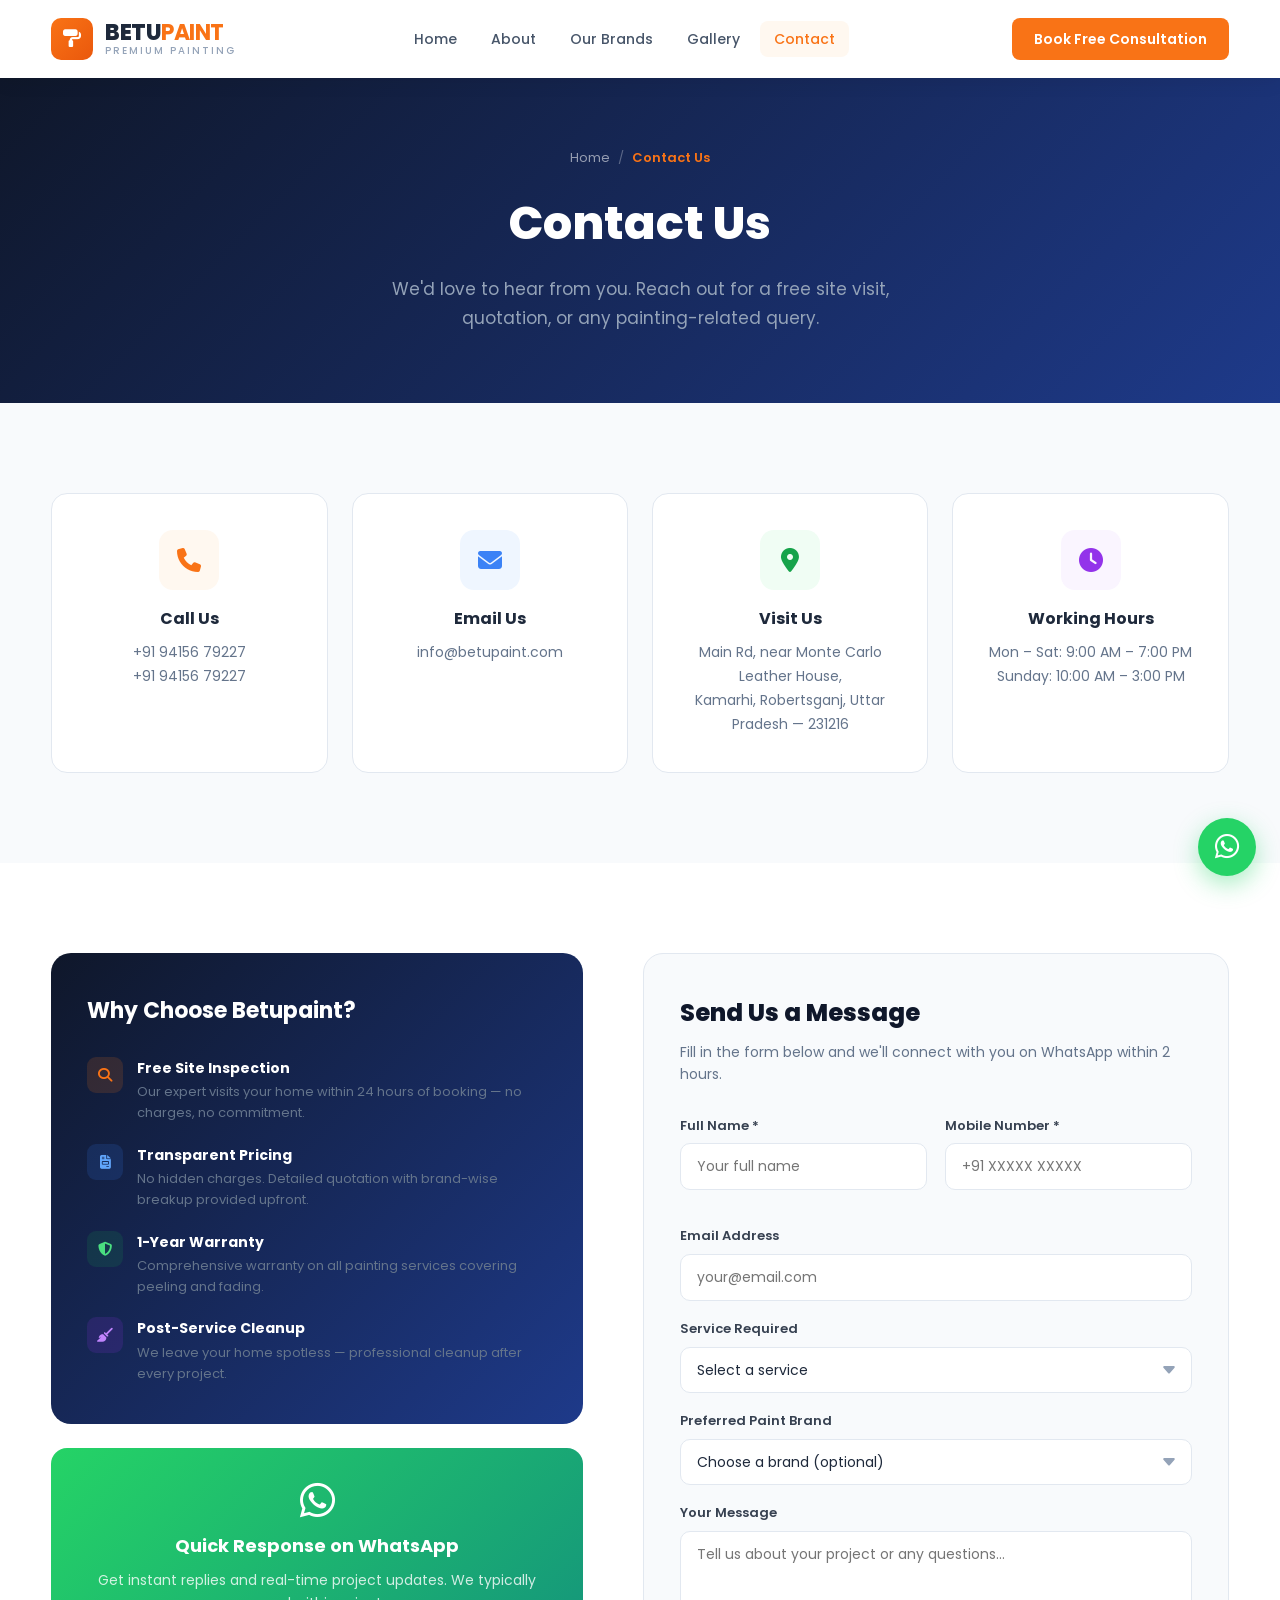
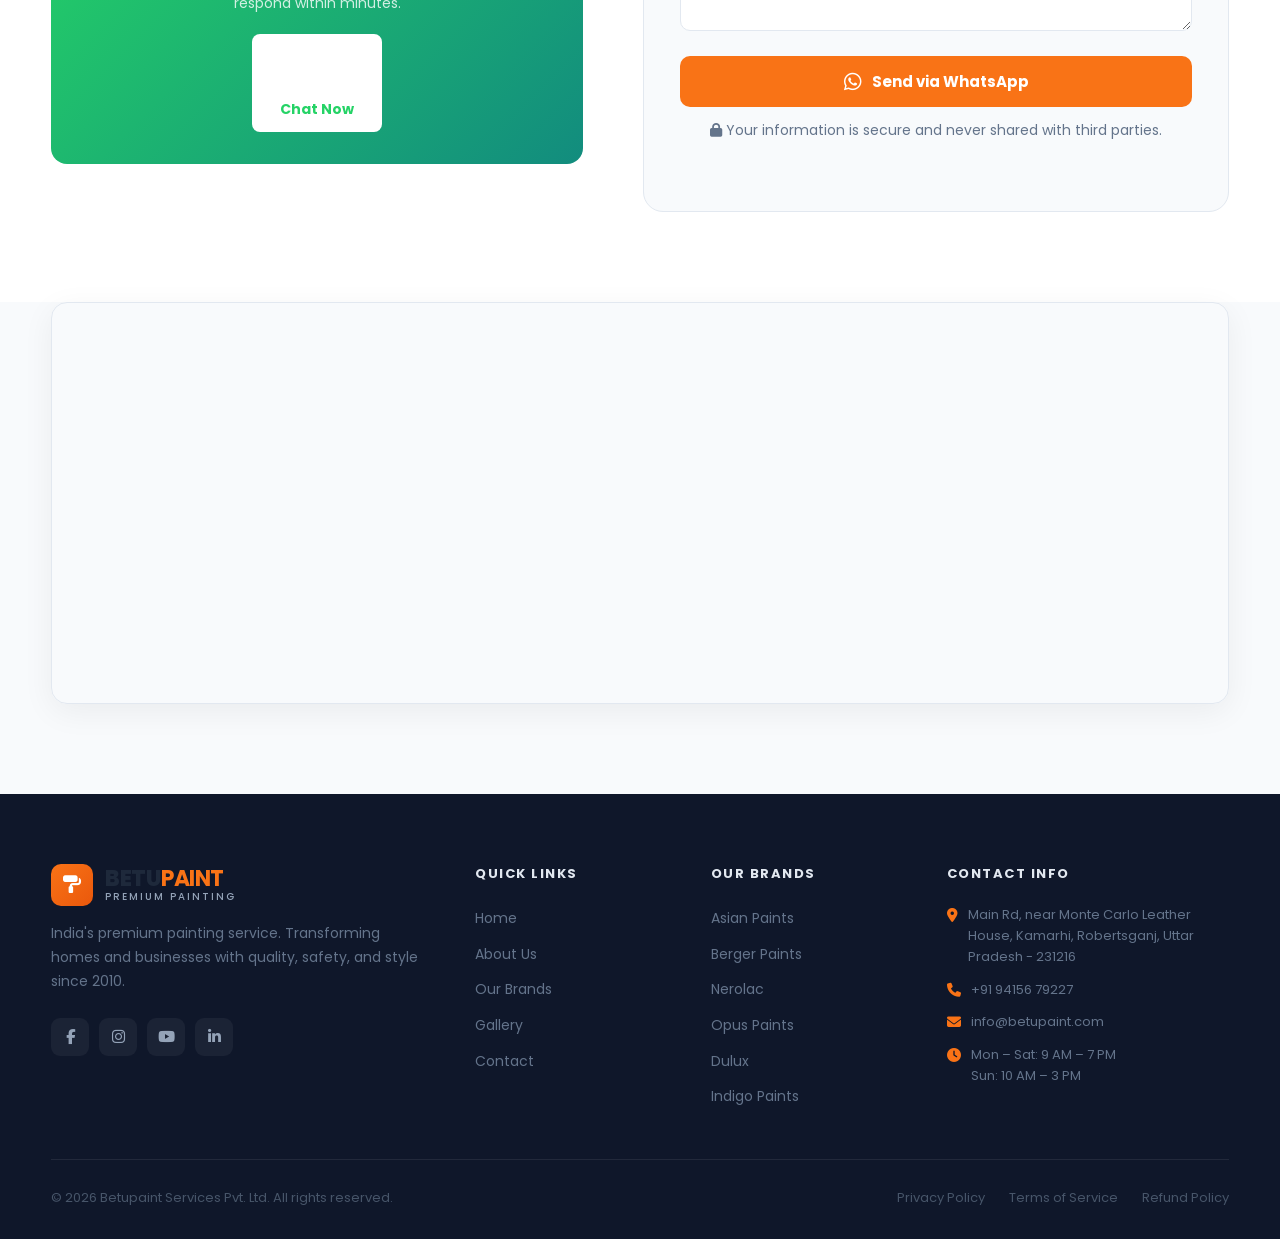
<file: contact.html>
<!DOCTYPE html>
<html lang="en">
<head>
    <meta charset="UTF-8">
    <meta name="color-scheme" content="light">
    <meta name="viewport" content="width=device-width, initial-scale=1.0">
    <title>Betupaint | Contact Us</title>
    <link rel="stylesheet" href="https://cdnjs.cloudflare.com/ajax/libs/font-awesome/6.5.0/css/all.min.css">
    <link href="https://fonts.googleapis.com/css2?family=Poppins:wght@300;400;500;600;700;800;900&display=swap" rel="stylesheet">
    <link rel="stylesheet" href="css/style.css">
</head>
<body>

<!-- ===== HEADER ===== -->
<header>
    <div class="container">
        <nav>
            <a href="index.html" class="logo">
                <div class="logo-icon"><i class="fas fa-paint-roller"></i></div>
                <div class="logo-text">
                    <span>BETU<b>PAINT</b></span>
                    <small>Premium Painting</small>
                </div>
            </a>
            <ul class="nav-links">
                <li><a href="index.html">Home</a></li>
                <li><a href="about.html">About</a></li>
                <li><a href="index.html#brands">Our Brands</a></li>
                <li><a href="index.html#gallery">Gallery</a></li>
                <li><a href="contact.html" class="active">Contact</a></li>
            </ul>
            <a href="#form" class="nav-cta">Book Free Consultation</a>
            <button class="hamburger" onclick="document.getElementById('mobileNav').classList.toggle('open')">
                <i class="fas fa-bars"></i>
            </button>
        </nav>
    </div>
    <div id="mobileNav" class="mobile-nav">
        <ul>
            <li><a href="index.html" onclick="closeMobileNav()">Home</a></li>
            <li><a href="about.html" onclick="closeMobileNav()">About</a></li>
            <li><a href="index.html#brands" onclick="closeMobileNav()">Our Brands</a></li>
            <li><a href="index.html#gallery" onclick="closeMobileNav()">Gallery</a></li>
            <li><a href="contact.html" onclick="closeMobileNav()">Contact</a></li>
        </ul>
    </div>
</header>

<!-- ===== PAGE HERO ===== -->
<div class="page-hero">
    <div class="container">
        <div class="breadcrumb">
            <a href="index.html">Home</a>
            <span>/</span>
            <span class="current">Contact Us</span>
        </div>
        <h1>Contact Us</h1>
        <p>We'd love to hear from you. Reach out for a free site visit, quotation, or any painting-related query.</p>
    </div>
</div>

<!-- ===== INFO CARDS ===== -->
<section class="info-cards">
    <div class="container">
        <div class="info-cards-grid">
            <div class="info-card">
                <div class="info-icon" style="background:#fff8f0;color:#f97316"><i class="fas fa-phone"></i></div>
                <h4>Call Us</h4>
                <a href="tel:+919415679227">+91 94156 79227</a>
                <a href="tel:+919415679227">+91 94156 79227</a>
            </div>
            <div class="info-card">
                <div class="info-icon" style="background:#eff6ff;color:#3b82f6"><i class="fas fa-envelope"></i></div>
                <h4>Email Us</h4>
                <a href="mailto:info@betupaint.com">info@betupaint.com</a>
            </div>
            <div class="info-card">
                <div class="info-icon" style="background:#f0fdf4;color:#16a34a"><i class="fas fa-map-marker-alt"></i></div>
                <h4>Visit Us</h4>
                <p>Main Rd, near Monte Carlo Leather House,</p>
                <p>Kamarhi, Robertsganj, Uttar Pradesh — 231216</p>
            </div>
            <div class="info-card">
                <div class="info-icon" style="background:#faf5ff;color:#9333ea"><i class="fas fa-clock"></i></div>
                <h4>Working Hours</h4>
                <p>Mon – Sat: 9:00 AM – 7:00 PM</p>
                <p>Sunday: 10:00 AM – 3:00 PM</p>
            </div>
        </div>
    </div>
</section>

<!-- ===== CONTACT FORM + WHY CHOOSE ===== -->
<section class="contact-main" id="form">
    <div class="container">
        <div class="contact-main-grid">

            <!-- Left: Why Choose + WhatsApp -->
            <div>
                <div class="why-card">
                    <h3>Why Choose Betupaint?</h3>
                    <div class="why-list">
                        <div class="why-item">
                            <div class="why-item-icon" style="background:rgba(249,115,22,0.15);color:#f97316"><i class="fas fa-search"></i></div>
                            <div>
                                <h5>Free Site Inspection</h5>
                                <p>Our expert visits your home within 24 hours of booking — no charges, no commitment.</p>
                            </div>
                        </div>
                        <div class="why-item">
                            <div class="why-item-icon" style="background:rgba(59,130,246,0.15);color:#60a5fa"><i class="fas fa-file-invoice"></i></div>
                            <div>
                                <h5>Transparent Pricing</h5>
                                <p>No hidden charges. Detailed quotation with brand-wise breakup provided upfront.</p>
                            </div>
                        </div>
                        <div class="why-item">
                            <div class="why-item-icon" style="background:rgba(22,163,74,0.15);color:#4ade80"><i class="fas fa-shield-alt"></i></div>
                            <div>
                                <h5>1-Year Warranty</h5>
                                <p>Comprehensive warranty on all painting services covering peeling and fading.</p>
                            </div>
                        </div>
                        <div class="why-item">
                            <div class="why-item-icon" style="background:rgba(147,51,234,0.15);color:#c084fc"><i class="fas fa-broom"></i></div>
                            <div>
                                <h5>Post-Service Cleanup</h5>
                                <p>We leave your home spotless — professional cleanup after every project.</p>
                            </div>
                        </div>
                    </div>
                </div>

                <div class="wa-card">
                    <i class="fab fa-whatsapp"></i>
                    <h4>Quick Response on WhatsApp</h4>
                    <p>Get instant replies and real-time project updates. We typically respond within minutes.</p>
                    <a href="https://wa.me/919415679227" target="_blank" class="wa-btn">
                        <i class="fab fa-whatsapp"></i> Chat Now
                    </a>
                </div>
            </div>

            <!-- Right: Form -->
            <div class="form-card">
                <h3>Send Us a Message</h3>
                <p>Fill in the form below and we'll connect with you on WhatsApp within 2 hours.</p>

                <div class="form-row">
                    <div class="form-group">
                        <label>Full Name *</label>
                        <input type="text" id="cName" placeholder="Your full name">
                    </div>
                    <div class="form-group">
                        <label>Mobile Number *</label>
                        <input type="tel" id="cMobile" placeholder="+91 XXXXX XXXXX">
                    </div>
                </div>
                <div class="form-group">
                    <label>Email Address</label>
                    <input type="email" id="cEmail" placeholder="your@email.com">
                </div>
                <div class="form-group">
                    <label>Service Required</label>
                    <select id="cService">
                        <option value="">Select a service</option>
                        <option value="Interior Painting">Interior Painting</option>
                        <option value="Exterior Painting">Exterior Painting</option>
                        <option value="Texture & Designer Walls">Texture & Designer Walls</option>
                        <option value="Waterproofing">Waterproofing</option>
                        <option value="Wood & Metal Painting">Wood & Metal Painting</option>
                        <option value="Color Consultation">Color Consultation</option>
                        <option value="General Inquiry">General Inquiry</option>
                    </select>
                </div>
                <div class="form-group">
                    <label>Preferred Paint Brand</label>
                    <select id="cBrand">
                        <option value="">Choose a brand (optional)</option>
                        <option>Asian Paints</option>
                        <option>Berger Paints</option>
                        <option>Nerolac</option>
                        <option>Opus Paints</option>
                        <option>Dulux</option>
                        <option>Indigo Paints</option>
                    </select>
                </div>
                <div class="form-group">
                    <label>Your Message</label>
                    <textarea id="cMessage" placeholder="Tell us about your project or any questions..."></textarea>
                </div>
                <button class="form-submit" onclick="sendWhatsApp()">
                    <i class="fab fa-whatsapp" style="font-size:20px"></i>
                    Send via WhatsApp
                </button>
                <p class="form-note"><i class="fas fa-lock"></i> Your information is secure and never shared with third parties.</p>
            </div>

        </div>
    </div>
</section>

<!-- ===== MAP ===== -->
<div class="map-section">
    <div class="container">
        <div class="map-inner">
            <iframe src="https://maps.google.com/maps?q=Main+Rd+near+Monte+Carlo+Leather+House+Kamarhi+Robertsganj+Uttar+Pradesh+231216&output=embed" allowfullscreen="" loading="lazy"></iframe>
        </div>
    </div>
</div>

<!-- ===== FOOTER ===== -->
<footer>
    <div class="container">
        <div class="footer-grid">
            <div class="footer-brand">
                <a href="index.html" class="logo">
                    <div class="logo-icon"><i class="fas fa-paint-roller"></i></div>
                    <div class="logo-text">
                        <span>BETU<b>PAINT</b></span>
                        <small>Premium Painting</small>
                    </div>
                </a>
                <p>India's premium painting service. Transforming homes and businesses with quality, safety, and style since 2010.</p>
                <div class="social-links">
                    <a href="#" title="Facebook"><i class="fab fa-facebook-f"></i></a>
                    <a href="#" title="Instagram"><i class="fab fa-instagram"></i></a>
                    <a href="#" title="YouTube"><i class="fab fa-youtube"></i></a>
                    <a href="#" title="LinkedIn"><i class="fab fa-linkedin-in"></i></a>
                </div>
            </div>
            <div class="footer-col">
                <h4>Quick Links</h4>
                <ul>
                    <li><a href="index.html">Home</a></li>
                    <li><a href="about.html">About Us</a></li>
                    <li><a href="index.html#brands">Our Brands</a></li>
                    <li><a href="index.html#gallery">Gallery</a></li>
                    <li><a href="contact.html">Contact</a></li>
                </ul>
            </div>
            <div class="footer-col">
                <h4>Our Brands</h4>
                <ul>
                    <li><a href="index.html#brands">Asian Paints</a></li>
                    <li><a href="index.html#brands">Berger Paints</a></li>
                    <li><a href="index.html#brands">Nerolac</a></li>
                    <li><a href="index.html#brands">Opus Paints</a></li>
                    <li><a href="index.html#brands">Dulux</a></li>
                    <li><a href="index.html#brands">Indigo Paints</a></li>
                </ul>
            </div>
            <div class="footer-col">
                <h4>Contact Info</h4>
                <div class="footer-contact-items">
                    <div class="footer-contact-item"><i class="fas fa-map-marker-alt"></i><span>Main Rd, near Monte Carlo Leather House, Kamarhi, Robertsganj, Uttar Pradesh - 231216</span></div>
                    <div class="footer-contact-item"><i class="fas fa-phone"></i><span>+91 94156 79227</span></div>
                    <div class="footer-contact-item"><i class="fas fa-envelope"></i><span>info@betupaint.com</span></div>
                    <div class="footer-contact-item"><i class="fas fa-clock"></i><span>Mon – Sat: 9 AM – 7 PM<br>Sun: 10 AM – 3 PM</span></div>
                </div>
            </div>
        </div>
        <div class="footer-bottom">
            <p>&copy; 2026 Betupaint Services Pvt. Ltd. All rights reserved.</p>
            <div class="footer-bottom-links">
                <a href="#">Privacy Policy</a>
                <a href="#">Terms of Service</a>
                <a href="#">Refund Policy</a>
            </div>
        </div>
    </div>
</footer>

<!-- ===== FLOATING WHATSAPP ===== -->
<a href="https://wa.me/919415679227" target="_blank" class="float-wa" title="Chat on WhatsApp">
    <i class="fab fa-whatsapp"></i>
</a>

<script>
    function closeMobileNav() {
        document.getElementById('mobileNav').classList.remove('open');
    }

    function sendWhatsApp() {
        const name    = document.getElementById('cName').value.trim();
        const mobile  = document.getElementById('cMobile').value.trim();
        const email   = document.getElementById('cEmail').value.trim();
        const service = document.getElementById('cService').value;
        const brand   = document.getElementById('cBrand').value;
        const message = document.getElementById('cMessage').value.trim();

        if (!name || !mobile) {
            alert('Please enter your name and mobile number.');
            return;
        }

        const number = '919415679227';
        const msg = `*BETUPAINT CONTACT INQUIRY*%0A` +
                    `----------------------------%0A` +
                    `*Name:* ${name}%0A` +
                    `*Mobile:* ${mobile}%0A` +
                    `*Email:* ${email || 'Not provided'}%0A` +
                    `*Service:* ${service || 'General Inquiry'}%0A` +
                    `*Brand:* ${brand || 'Not specified'}%0A` +
                    `*Message:* ${message || 'N/A'}%0A` +
                    `----------------------------%0A` +
                    `Please get in touch regarding the above.`;

        window.open(`https://wa.me/${number}?text=${msg}`, '_blank');
    }
</script>
</body>
</html>
</file>
<file: css/style.css>
/* =====================================================
   BETUPAINT — Global Design System
   Matches: index.html, about.html, contact.html, products.html
   Font: Poppins (Google Fonts)
   Colors:
     Primary text  : #1e293b / #0f172a
     Orange accent : #f97316
     Orange dark   : #ea580c
     Orange light  : #fff8f0
     Muted text    : #64748b / #94a3b8
     Border        : #e2e8f0
     Surface light : #f8fafc
     Dark bg       : #0f172a
===================================================== */

/* ── FORCE LIGHT MODE — block browser auto dark-mode ── */
:root {
    color-scheme: light;
}

/* ── RESET & BASE ── */
*, *::before, *::after {
    box-sizing: border-box;
    margin: 0;
    padding: 0;
}
html {
    scroll-behavior: smooth;
}
body {
    font-family: 'Poppins', sans-serif;
    background: #fff;
    color: #1e293b;
    overflow-x: hidden;
    line-height: 1.6;
}
a {
    text-decoration: none;
    color: inherit;
}
img {
    max-width: 100%;
    display: block;
}
ul {
    list-style: none;
}
button {
    cursor: pointer;
    font-family: 'Poppins', sans-serif;
}

/* ── LAYOUT ── */
.container {
    width: 92%;
    max-width: 1200px;
    margin: 0 auto;
}
section {
    padding: 90px 0;
}

/* ── TYPOGRAPHY HELPERS ── */
.section-label {
    display: inline-block;
    background: #fff8f0;
    color: #f97316;
    font-size: 11px;
    font-weight: 700;
    text-transform: uppercase;
    letter-spacing: 2px;
    padding: 6px 16px;
    border-radius: 100px;
    margin-bottom: 16px;
}
.section-title {
    font-size: 38px;
    font-weight: 800;
    color: #0f172a;
    margin-bottom: 14px;
    line-height: 1.2;
}
.section-subtitle {
    font-size: 16px;
    color: #64748b;
    line-height: 1.7;
}
.section-header {
    text-align: center;
    margin-bottom: 60px;
}
.section-header .section-subtitle {
    max-width: 580px;
    margin: 0 auto;
}

/* ── BUTTONS ── */
.btn-primary {
    background: #f97316;
    color: #fff;
    padding: 14px 32px;
    border-radius: 8px;
    font-size: 15px;
    font-weight: 600;
    display: inline-flex;
    align-items: center;
    gap: 8px;
    transition: all 0.25s;
    border: none;
}
.btn-primary:hover {
    background: #ea580c;
    transform: translateY(-2px);
    box-shadow: 0 8px 24px rgba(249,115,22,0.35);
    color: #fff;
}
.btn-secondary {
    background: transparent;
    color: #1e293b;
    border: 2px solid #e2e8f0;
    padding: 14px 32px;
    border-radius: 8px;
    font-size: 15px;
    font-weight: 600;
    display: inline-flex;
    align-items: center;
    gap: 8px;
    transition: all 0.25s;
}
.btn-secondary:hover {
    border-color: #f97316;
    color: #f97316;
}
.btn-outline {
    background: transparent;
    color: #fff;
    border: 2px solid rgba(255,255,255,0.3);
    padding: 14px 32px;
    border-radius: 8px;
    font-size: 15px;
    font-weight: 600;
    display: inline-flex;
    align-items: center;
    gap: 8px;
    transition: all 0.25s;
}
.btn-outline:hover {
    border-color: #f97316;
    color: #f97316;
}
.btn-whatsapp {
    background: #25d366;
    color: #fff;
    padding: 14px 32px;
    border-radius: 8px;
    font-size: 15px;
    font-weight: 700;
    display: inline-flex;
    align-items: center;
    gap: 10px;
    transition: all 0.2s;
}
.btn-whatsapp:hover {
    background: #128c7e;
    transform: translateY(-2px);
    color: #fff;
}
.btn-call {
    background: transparent;
    color: #fff;
    border: 2px solid rgba(255,255,255,0.3);
    padding: 14px 32px;
    border-radius: 8px;
    font-size: 15px;
    font-weight: 600;
    display: inline-flex;
    align-items: center;
    gap: 8px;
    transition: all 0.2s;
}
.btn-call:hover {
    border-color: #f97316;
    color: #f97316;
}

/* ── HEADER / NAVBAR ── */
header {
    background: #fff;
    box-shadow: 0 2px 20px rgba(0,0,0,0.08);
    position: sticky;
    top: 0;
    z-index: 100;
}
nav {
    display: flex;
    align-items: center;
    justify-content: space-between;
    padding: 18px 0;
}
.logo {
    display: flex;
    align-items: center;
    gap: 12px;
}
.logo-icon {
    width: 42px;
    height: 42px;
    background: linear-gradient(135deg, #f97316, #ea580c);
    border-radius: 10px;
    display: flex;
    align-items: center;
    justify-content: center;
    flex-shrink: 0;
}
.logo-icon i {
    color: #fff;
    font-size: 18px;
}
.logo-text {
    line-height: 1;
}
.logo-text span {
    font-size: 22px;
    font-weight: 800;
    color: #1e293b;
    letter-spacing: -0.5px;
}
.logo-text span b {
    color: #f97316;
}
.logo-text small {
    font-size: 10px;
    color: #94a3b8;
    text-transform: uppercase;
    letter-spacing: 2px;
    font-weight: 500;
    display: block;
    margin-top: 2px;
}
.nav-links {
    display: flex;
    align-items: center;
    gap: 6px;
    list-style: none;
}
.nav-links a {
    padding: 8px 14px;
    font-size: 14px;
    font-weight: 500;
    color: #475569;
    border-radius: 8px;
    transition: all 0.2s;
}
.nav-links a:hover,
.nav-links a.active {
    background: #fff8f0;
    color: #f97316;
}
.nav-cta {
    background: #f97316;
    color: #fff;
    padding: 10px 22px;
    border-radius: 8px;
    font-size: 14px;
    font-weight: 600;
    transition: all 0.2s;
}
.nav-cta:hover {
    background: #ea580c;
    color: #fff;
    transform: translateY(-1px);
}
.hamburger {
    display: none;
    background: none;
    border: none;
    cursor: pointer;
    font-size: 22px;
    color: #1e293b;
}

/* Mobile Nav */
.mobile-nav {
    display: none;
    background: #fff;
    border-top: 1px solid #f1f5f9;
    padding: 16px 0;
}
.mobile-nav.open {
    display: block;
}
.mobile-nav ul li a {
    display: block;
    padding: 12px 24px;
    font-size: 15px;
    font-weight: 500;
    color: #475569;
    border-bottom: 1px solid #f8fafc;
    transition: all 0.2s;
}
.mobile-nav ul li a:hover {
    color: #f97316;
    background: #fff8f0;
}

/* ── PAGE HERO (about / contact / products) ── */
.page-hero {
    background: linear-gradient(135deg, #0f172a 0%, #1e3a8a 100%);
    padding: 70px 0;
    text-align: center;
}
.page-hero h1 {
    font-size: 46px;
    font-weight: 800;
    color: #fff;
    margin-bottom: 14px;
}
.page-hero p {
    font-size: 17px;
    color: #94a3b8;
    max-width: 520px;
    margin: 0 auto;
    line-height: 1.7;
}
.breadcrumb {
    display: flex;
    align-items: center;
    justify-content: center;
    gap: 8px;
    margin-bottom: 18px;
}
.breadcrumb a {
    font-size: 13px;
    color: rgba(255,255,255,0.55);
    transition: color 0.2s;
}
.breadcrumb a:hover {
    color: #f97316;
}
.breadcrumb span {
    font-size: 13px;
    color: rgba(255,255,255,0.3);
}
.breadcrumb .current {
    font-size: 13px;
    color: #f97316;
    font-weight: 600;
}

/* ── HOME HERO (light — beautiful) ── */
.hero {
    background: #ffffff;
    padding: 70px 0 80px;
    position: relative;
    overflow: hidden;
    border-top: 4px solid #f97316;
    border-bottom: 1px solid #e2e8f0;
}
/* warm orange glow — top-left */
.hero::before {
    content: '';
    position: absolute;
    top: -220px;
    left: -180px;
    width: 700px;
    height: 700px;
    background: radial-gradient(circle, rgba(249,115,22,0.09) 0%, transparent 60%);
    pointer-events: none;
}
/* soft sky glow — bottom-right */
.hero::after {
    content: '';
    position: absolute;
    bottom: -200px;
    right: -140px;
    width: 640px;
    height: 640px;
    background: radial-gradient(circle, rgba(56,189,248,0.07) 0%, transparent 60%);
    pointer-events: none;
}
.hero-inner {
    display: grid;
    grid-template-columns: 1fr 1.2fr;
    gap: 50px;
    align-items: center;
    position: relative;
    z-index: 1;
}
/* ── badge ── */
.hero-badge {
    display: inline-flex;
    align-items: center;
    gap: 10px;
    background: linear-gradient(135deg, #fff8f0, #fff3e6);
    border: 1.5px solid #fcd9b0;
    color: #c2410c;
    font-size: 11px;
    font-weight: 700;
    text-transform: uppercase;
    letter-spacing: 2px;
    padding: 7px 20px;
    border-radius: 100px;
    margin-bottom: 24px;
    box-shadow: 0 2px 16px rgba(249,115,22,0.14);
}
.hero-badge span {
    width: 8px;
    height: 8px;
    background: #f97316;
    border-radius: 50%;
    box-shadow: 0 0 0 3px rgba(249,115,22,0.2);
    animation: pulse 2s infinite;
}
@keyframes pulse {
    0%, 100% { box-shadow: 0 0 0 3px rgba(249,115,22,0.22); }
    50%       { box-shadow: 0 0 0 7px rgba(249,115,22,0.06); }
}
/* ── heading ── */
.hero h1 {
    font-size: 50px;
    font-weight: 800;
    color: #0f172a;
    line-height: 1.13;
    margin-bottom: 20px;
    letter-spacing: -0.5px;
}
.hero h1 em {
    color: #f97316;
    font-style: normal;
    position: relative;
    display: inline-block;
}
/* orange brush-stroke underline */
.hero h1 em::after {
    content: '';
    position: absolute;
    bottom: -4px;
    left: 0;
    width: 100%;
    height: 4px;
    background: linear-gradient(90deg, #f97316, #fb923c, #fbbf24);
    border-radius: 3px;
}
/* ── paragraph ── */
.hero p {
    font-size: 16px;
    color: #64748b;
    line-height: 1.85;
    margin-bottom: 38px;
    max-width: 460px;
}
/* ── buttons ── */
.hero-btns {
    display: flex;
    gap: 14px;
    flex-wrap: wrap;
    margin-bottom: 48px;
}
/* ── stats card ── */
.hero-stats {
    display: flex;
    align-items: stretch;
    background: #f8fafc;
    border: 1.5px solid #e2e8f0;
    border-radius: 16px;
    padding: 20px 10px;
    box-shadow: 0 2px 12px rgba(0,0,0,0.04);
}
.hero-stats .stat {
    flex: 1;
    text-align: center;
    padding: 0 14px;
}
.hero-stats .stat strong {
    display: block;
    font-size: 26px;
    font-weight: 800;
    color: #0f172a;
    line-height: 1;
    margin-bottom: 5px;
}
.hero-stats .stat span {
    font-size: 10px;
    color: #94a3b8;
    text-transform: uppercase;
    letter-spacing: 1.2px;
    display: block;
}
.hero-stats .divider {
    width: 1px;
    background: #e2e8f0;
    flex-shrink: 0;
    align-self: stretch;
}
/* ── image frame ── */
.hero-img {
    position: relative;
    background: linear-gradient(145deg, #fff8f0, #fef0d8, #fff);
    border-radius: 24px;
    padding: 14px;
    box-shadow:
        0 4px 24px rgba(249,115,22,0.18),
        0 20px 60px rgba(0,0,0,0.08);
    width: 100%;
    height: auto;
}
/* corner accent dot */
.hero-img::before {
    content: '';
    position: absolute;
    top: -10px;
    right: -10px;
    width: 60px;
    height: 60px;
    background: radial-gradient(circle, rgba(249,115,22,0.22) 0%, transparent 65%);
    pointer-events: none;
}
.hero-img img {
    width: 100%;
    height: 520px;
    object-fit: fill;
    display: block;
    border-radius: 14px;
    animation: banner-flash 2.8s ease-out forwards;
}

/* ── BANNER FLASH ON LOAD ── */
@keyframes banner-flash {
    /* 1. start completely dark */
    0%   { opacity: 0;   filter: brightness(0) saturate(0);              transform: scale(1.07); }
    /* 2. sudden overexposed white flash */
    20%  { opacity: 1;   filter: brightness(9) saturate(0) blur(2px);    transform: scale(1.04); }
    /* 3. flash fades, colour bleeds back in */
    40%  { opacity: 1;   filter: brightness(3) saturate(0.4) blur(0px);  transform: scale(1.025); }
    /* 4. settling — still slightly bright */
    65%  { opacity: 1;   filter: brightness(1.4) saturate(0.8);          transform: scale(1.01); }
    /* 5. fully natural */
    100% { opacity: 1;   filter: brightness(1)   saturate(1);            transform: scale(1); }
}

/* ── MARQUEE BAR ── */
.marquee-bar {
    background: linear-gradient(90deg, #fff8f0 0%, #fff 50%, #fff8f0 100%);
    border-top: 2px solid #f97316;
    border-bottom: 1px solid #fed7aa;
    padding: 16px 0;
    overflow: hidden;
}
.marquee-track {
    display: flex;
    gap: 60px;
    animation: marquee 28s linear infinite;
    white-space: nowrap;
}
@keyframes marquee {
    0% { transform: translateX(0); }
    100% { transform: translateX(-50%); }
}
.marquee-track .brand-name {
    font-size: 15px;
    font-weight: 700;
    color: #b45309;
    letter-spacing: 1px;
    text-transform: uppercase;
    transition: color 0.2s;
    cursor: default;
}
.marquee-track .brand-name:hover {
    color: #f97316;
}

/* ── ABOUT SECTION ── */
.about {
    background: #fff;
}
.about-inner {
    display: grid;
    grid-template-columns: 1fr 1fr;
    gap: 70px;
    align-items: center;
}
.about-img {
    border-radius: 16px;
    overflow: hidden;
    box-shadow: 0 20px 60px rgba(0,0,0,0.1);
    position: relative;
}
.about-img img {
    width: 100%;
    height: 460px;
    object-fit: cover;
}
.about-badge {
    position: absolute;
    bottom: 24px;
    left: 24px;
    background: #f97316;
    color: #fff;
    padding: 16px 24px;
    border-radius: 12px;
    font-weight: 700;
    font-size: 14px;
    line-height: 1.4;
}
.about-badge strong {
    font-size: 28px;
    display: block;
}
.about-content p {
    font-size: 15px;
    color: #64748b;
    line-height: 1.8;
    margin-bottom: 32px;
}
.about-values {
    display: grid;
    grid-template-columns: 1fr 1fr;
    gap: 16px;
    margin-bottom: 36px;
}
.about-value {
    display: flex;
    align-items: flex-start;
    gap: 12px;
}
.about-value .icon {
    width: 40px;
    height: 40px;
    border-radius: 10px;
    background: #fff8f0;
    display: flex;
    align-items: center;
    justify-content: center;
    flex-shrink: 0;
}
.about-value .icon i {
    color: #f97316;
    font-size: 16px;
}
.about-value h4 {
    font-size: 14px;
    font-weight: 700;
    color: #1e293b;
    margin-bottom: 3px;
}
.about-value p {
    font-size: 12px;
    color: #64748b;
    margin: 0;
    line-height: 1.5;
}
.why-choose {
    background: #f8fafc;
    border-radius: 16px;
    padding: 36px;
    margin-top: 8px;
}
.why-choose h3 {
    font-size: 18px;
    font-weight: 700;
    color: #0f172a;
    margin-bottom: 20px;
}
.why-pillars {
    display: grid;
    grid-template-columns: repeat(3, 1fr);
    gap: 16px;
}
.pillar {
    text-align: center;
    padding: 20px 12px;
    background: #fff;
    border-radius: 12px;
    border: 1px solid #e2e8f0;
}
.pillar i {
    font-size: 24px;
    color: #f97316;
    margin-bottom: 8px;
}
.pillar h4 {
    font-size: 13px;
    font-weight: 700;
    color: #1e293b;
    line-height: 1.3;
}

/* ── PARTNER SECTION ── */
.partner {
    background: #f8fafc;
}
.partner-inner {
    display: grid;
    grid-template-columns: 1fr 1fr;
    gap: 70px;
    align-items: center;
}
.partner-img {
    border-radius: 16px;
    overflow: hidden;
    box-shadow: 0 20px 60px rgba(0,0,0,0.1);
}
.partner-img img {
    width: 100%;
    height: 400px;
    object-fit: cover;
}
.partner-content p {
    font-size: 15px;
    color: #64748b;
    line-height: 1.8;
    margin-bottom: 28px;
}
.partner-pillars {
    display: grid;
    grid-template-columns: repeat(3, 1fr);
    gap: 14px;
    margin-bottom: 32px;
}
.partner-pillar {
    background: #fff;
    border-radius: 12px;
    padding: 20px 14px;
    text-align: center;
    border: 1px solid #e2e8f0;
}
.partner-pillar i {
    font-size: 22px;
    color: #f97316;
    margin-bottom: 8px;
}
.partner-pillar h4 {
    font-size: 13px;
    font-weight: 700;
    color: #1e293b;
    line-height: 1.3;
}
.partner-pillar p {
    font-size: 11px;
    color: #94a3b8;
    margin-top: 4px;
    margin-bottom: 0;
}

/* ── BRANDS SECTION ── */
.brands {
    background: #fff;
}

/* ── 3D GLOW CARD CAROUSEL ── */
.carousel-scene {
    position: relative;
    height: 400px;
    perspective: 1200px;
    overflow: visible;
    max-width: 960px;
    margin: 0 auto;
}
.carousel-stage {
    position: relative;
    width: 100%;
    height: 100%;
}
/* base card */
.bcard {
    position: absolute;
    width: 260px;
    background: #fff;
    border-radius: 22px;
    overflow: hidden;
    border: 1.5px solid #e2e8f0;
    left: 50%;
    top: 50%;
    transform: translateX(-50%) translateY(-50%);
    transition: all 0.55s cubic-bezier(0.25, 0.46, 0.45, 0.94);
    cursor: pointer;
    user-select: none;
    will-change: transform, opacity, box-shadow;
}
/* ── position states driven by data-pos ── */
.bcard[data-pos="0"] {
    transform: translateX(-50%) translateY(-50%) translateZ(0) rotateY(0deg) scale(1);
    z-index: 10;
    box-shadow:
        0 0 0 1.5px rgba(255,255,255,0.6),
        0 0 32px 10px var(--glow, rgba(249,115,22,0.4)),
        0 24px 60px rgba(0,0,0,0.16);
    opacity: 1;
}
.bcard[data-pos="-1"] {
    transform: translateX(calc(-50% - 230px)) translateY(-50%) translateZ(-110px) rotateY(30deg) scale(0.82);
    z-index: 8;
    box-shadow: 0 0 18px 5px var(--glow, rgba(0,0,0,0.12)), 0 12px 32px rgba(0,0,0,0.1);
    opacity: 0.78;
}
.bcard[data-pos="1"] {
    transform: translateX(calc(-50% + 230px)) translateY(-50%) translateZ(-110px) rotateY(-30deg) scale(0.82);
    z-index: 8;
    box-shadow: 0 0 18px 5px var(--glow, rgba(0,0,0,0.12)), 0 12px 32px rgba(0,0,0,0.1);
    opacity: 0.78;
}
.bcard[data-pos="-2"] {
    transform: translateX(calc(-50% - 400px)) translateY(-50%) translateZ(-240px) rotateY(50deg) scale(0.62);
    z-index: 6;
    opacity: 0.38;
}
.bcard[data-pos="2"] {
    transform: translateX(calc(-50% + 400px)) translateY(-50%) translateZ(-240px) rotateY(-50deg) scale(0.62);
    z-index: 6;
    opacity: 0.38;
}
.bcard[data-pos="hide"] {
    transform: translateX(-50%) translateY(-50%) translateZ(-600px) scale(0.2);
    opacity: 0;
    pointer-events: none;
    z-index: 1;
}
/* card image */
.bcard-img {
    height: 185px;
    overflow: hidden;
    background: #ffffff;
    display: flex;
    align-items: center;
    justify-content: center;
}
.bcard-img img {
    width: 100%;
    height: 100%;
    object-fit: contain;
    transition: transform 0.5s ease;
    display: block;
    padding: 8px;
}
.bcard[data-pos="0"] .bcard-img img {
    transform: scale(1.06);
}
/* card body */
.bcard-body {
    padding: 18px 16px 20px;
    text-align: center;
}
.bcard-icon {
    width: 46px;
    height: 46px;
    border-radius: 12px;
    margin: 0 auto 10px;
    display: flex;
    align-items: center;
    justify-content: center;
    font-size: 18px;
}
.bcard-body h3 {
    font-size: 16px;
    font-weight: 700;
    color: #0f172a;
    margin-bottom: 4px;
}
.bcard-body p {
    font-size: 12px;
    color: #94a3b8;
    margin-bottom: 10px;
    line-height: 1.4;
}
.bcard-tag {
    display: inline-block;
    background: #f8fafc;
    border: 1px solid #e2e8f0;
    color: #64748b;
    font-size: 10px;
    font-weight: 700;
    text-transform: uppercase;
    letter-spacing: 1px;
    padding: 3px 12px;
    border-radius: 100px;
}
/* nav buttons */
.caro-btn {
    position: absolute;
    top: 50%;
    transform: translateY(-50%);
    z-index: 20;
    width: 46px;
    height: 46px;
    border-radius: 50%;
    border: none;
    background: #fff;
    color: #1e293b;
    font-size: 15px;
    display: flex;
    align-items: center;
    justify-content: center;
    box-shadow: 0 4px 20px rgba(0,0,0,0.13);
    cursor: pointer;
    transition: all 0.2s;
}
.caro-btn:hover {
    background: #f97316;
    color: #fff;
    transform: translateY(-50%) scale(1.12);
    box-shadow: 0 6px 24px rgba(249,115,22,0.35);
}
.caro-prev { left: -4px; }
.caro-next { right: -4px; }
/* dots */
.caro-dots {
    display: flex;
    justify-content: center;
    gap: 8px;
    margin-top: 36px;
}
.caro-dot {
    width: 8px;
    height: 8px;
    border-radius: 50%;
    background: #e2e8f0;
    cursor: pointer;
    transition: all 0.3s;
    border: none;
}
.caro-dot.active {
    background: #f97316;
    width: 26px;
    border-radius: 100px;
}

.brands-grid {
    display: grid;
    grid-template-columns: repeat(auto-fill, minmax(160px, 1fr));
    gap: 16px;
}
.brand-card {
    background: #fff;
    border: 1.5px solid #e2e8f0;
    border-radius: 14px;
    padding: 24px 16px;
    text-align: center;
    transition: all 0.25s;
    cursor: default;
}
.brand-card:hover {
    border-color: #f97316;
    box-shadow: 0 8px 24px rgba(249,115,22,0.12);
    transform: translateY(-4px);
}
.brand-card .brand-logo-icon {
    width: 52px;
    height: 52px;
    border-radius: 12px;
    margin: 0 auto 12px;
    display: flex;
    align-items: center;
    justify-content: center;
    font-size: 22px;
}
.brand-card h4 {
    font-size: 14px;
    font-weight: 700;
    color: #1e293b;
    margin-bottom: 4px;
}
.brand-card p {
    font-size: 11px;
    color: #94a3b8;
}

/* ── GALLERY ── */
.gallery {
    background: #f8fafc;
}
.gallery-grid {
    display: grid;
    grid-template-columns: repeat(3, 1fr);
    gap: 16px;
}
.gallery-item {
    border-radius: 12px;
    overflow: hidden;
    aspect-ratio: 4/3;
    cursor: pointer;
    position: relative;
}
.gallery-item img {
    width: 100%;
    height: 100%;
    object-fit: cover;
    transition: transform 0.4s;
}
.gallery-item:hover img {
    transform: scale(1.06);
}
.gallery-item .overlay {
    position: absolute;
    inset: 0;
    background: rgba(249,115,22,0.7);
    display: flex;
    align-items: center;
    justify-content: center;
    opacity: 0;
    transition: opacity 0.3s;
}
.gallery-item:hover .overlay {
    opacity: 1;
}
.gallery-item .overlay i {
    color: #fff;
    font-size: 28px;
}

/* ── TEAM / OWNERS ── */
.team {
    background: #fff;
}
.team-grid {
    display: grid;
    grid-template-columns: repeat(3, 1fr);
    gap: 28px;
}
.team-card {
    background: #fff;
    border: 1.5px solid #e2e8f0;
    border-radius: 16px;
    overflow: hidden;
    text-align: center;
    transition: all 0.25s;
}
.team-card:hover {
    border-color: #f97316;
    box-shadow: 0 16px 48px rgba(249,115,22,0.12);
    transform: translateY(-6px);
}
.team-card-img {
    height: 220px;
    background: #f1f5f9;
}
.team-card-img img {
    width: 100%;
    height: 100%;
    object-fit: cover;
}
.team-card-body {
    padding: 24px 20px;
}
.team-card-body h3 {
    font-size: 18px;
    font-weight: 700;
    color: #1e293b;
    margin-bottom: 6px;
}
.team-card-body .role {
    font-size: 13px;
    color: #f97316;
    font-weight: 600;
    margin-bottom: 12px;
}
.team-card-body p {
    font-size: 13px;
    color: #64748b;
    line-height: 1.6;
    margin-bottom: 16px;
}
.contact-links {
    display: flex;
    justify-content: center;
    gap: 10px;
}
.contact-links a {
    display: inline-flex;
    align-items: center;
    gap: 6px;
    padding: 8px 14px;
    border-radius: 8px;
    font-size: 13px;
    font-weight: 600;
    transition: all 0.2s;
}
.contact-links .phone {
    background: #f0fdf4;
    color: #16a34a;
}
.contact-links .phone:hover {
    background: #16a34a;
    color: #fff;
}
.contact-links .whatsapp {
    background: #f0fdf4;
    color: #25d366;
}
.contact-links .whatsapp:hover {
    background: #25d366;
    color: #fff;
}

/* ── TESTIMONIALS ── */
.testimonials {
    background: #f8fafc;
}
.testimonials-grid {
    display: grid;
    grid-template-columns: repeat(3, 1fr);
    gap: 24px;
}
.testimonial-card {
    background: #fff;
    border-radius: 16px;
    padding: 32px 28px;
    border: 1.5px solid #e2e8f0;
    position: relative;
    transition: all 0.25s;
}
.testimonial-card:hover {
    border-color: #f97316;
    box-shadow: 0 12px 36px rgba(249,115,22,0.1);
}
.testimonial-card .quote-icon {
    font-size: 48px;
    color: #fed7aa;
    font-family: Georgia, serif;
    line-height: 1;
    margin-bottom: 8px;
}
.stars {
    color: #f59e0b;
    font-size: 13px;
    margin-bottom: 14px;
    display: flex;
    gap: 3px;
}
.testimonial-card p {
    font-size: 14px;
    color: #475569;
    line-height: 1.75;
    margin-bottom: 22px;
}
.reviewer {
    display: flex;
    align-items: center;
    gap: 12px;
}
.reviewer-avatar {
    width: 44px;
    height: 44px;
    border-radius: 50%;
    display: flex;
    align-items: center;
    justify-content: center;
    font-size: 16px;
    font-weight: 700;
    color: #fff;
    flex-shrink: 0;
}
.reviewer h4 {
    font-size: 14px;
    font-weight: 700;
    color: #1e293b;
    margin-bottom: 2px;
}
.reviewer span {
    font-size: 12px;
    color: #94a3b8;
}

/* ── CONTACT SECTION ── */
.contact {
    background: #fff;
}
.contact-inner {
    display: grid;
    grid-template-columns: 1fr 1.2fr;
    gap: 60px;
    align-items: start;
}
.contact-info h3 {
    font-size: 22px;
    font-weight: 700;
    color: #0f172a;
    margin-bottom: 24px;
}
.contact-info-items {
    display: flex;
    flex-direction: column;
    gap: 18px;
    margin-bottom: 36px;
}
.contact-item {
    display: flex;
    align-items: flex-start;
    gap: 14px;
}
.contact-item .ci-icon {
    width: 44px;
    height: 44px;
    border-radius: 10px;
    background: #fff8f0;
    display: flex;
    align-items: center;
    justify-content: center;
    flex-shrink: 0;
}
.contact-item .ci-icon i {
    color: #f97316;
    font-size: 17px;
}
.contact-item .ci-text h5 {
    font-size: 13px;
    font-weight: 700;
    color: #1e293b;
    margin-bottom: 2px;
}
.contact-item .ci-text p,
.contact-item .ci-text a {
    font-size: 14px;
    color: #64748b;
    line-height: 1.6;
}
.contact-item .ci-text a:hover {
    color: #f97316;
}
.contact-map {
    border-radius: 14px;
    overflow: hidden;
    border: 1px solid #e2e8f0;
}
.contact-map iframe {
    width: 100%;
    height: 200px;
    border: none;
    display: block;
}
.contact-form-card {
    background: #f8fafc;
    border-radius: 20px;
    padding: 40px 36px;
    border: 1.5px solid #e2e8f0;
}
.contact-form-card h3 {
    font-size: 22px;
    font-weight: 700;
    color: #0f172a;
    margin-bottom: 8px;
}
.contact-form-card > p {
    font-size: 14px;
    color: #64748b;
    margin-bottom: 28px;
}
.form-group {
    margin-bottom: 18px;
}
.form-row {
    display: grid;
    grid-template-columns: 1fr 1fr;
    gap: 18px;
    margin-bottom: 18px;
}
.form-group label {
    display: block;
    font-size: 13px;
    font-weight: 600;
    color: #374151;
    margin-bottom: 7px;
}
.form-group input,
.form-group select,
.form-group textarea {
    width: 100%;
    padding: 12px 16px;
    border: 1.5px solid #e2e8f0;
    border-radius: 10px;
    font-size: 14px;
    font-family: 'Poppins', sans-serif;
    color: #1e293b;
    background: #fff;
    transition: border-color 0.2s;
    outline: none;
}
.form-group input:focus,
.form-group select:focus,
.form-group textarea:focus {
    border-color: #f97316;
}
.form-group textarea {
    height: 100px;
    resize: vertical;
}
.form-group select {
    appearance: none;
    background-image: url("data:image/svg+xml,%3Csvg xmlns='http://www.w3.org/2000/svg' width='16' height='16' fill='%2394a3b8' viewBox='0 0 16 16'%3E%3Cpath d='M7.247 11.14 2.451 5.658C1.885 5.013 2.345 4 3.204 4h9.592a1 1 0 0 1 .753 1.659l-4.796 5.48a1 1 0 0 1-1.506 0z'/%3E%3C/svg%3E");
    background-repeat: no-repeat;
    background-position: right 14px center;
}
.form-submit {
    width: 100%;
    background: #f97316;
    color: #fff;
    border: none;
    padding: 14px;
    border-radius: 10px;
    font-size: 15px;
    font-weight: 700;
    cursor: pointer;
    font-family: 'Poppins', sans-serif;
    display: flex;
    align-items: center;
    justify-content: center;
    gap: 10px;
    transition: all 0.25s;
}
.form-submit:hover {
    background: #ea580c;
    transform: translateY(-2px);
    box-shadow: 0 8px 24px rgba(249,115,22,0.35);
}
.form-note {
    text-align: center;
    font-size: 12px;
    color: #94a3b8;
    margin-top: 12px;
}

/* ── CTA BANNER ── */
.cta-banner {
    background: linear-gradient(135deg, #1e3a8a, #0f172a);
    padding: 70px 0;
}
.cta-banner-inner {
    text-align: center;
}
.cta-banner h2 {
    font-size: 38px;
    font-weight: 800;
    color: #fff;
    margin-bottom: 14px;
}
.cta-banner h2 em {
    color: #f97316;
    font-style: normal;
}
.cta-banner p {
    font-size: 16px;
    color: #94a3b8;
    max-width: 500px;
    margin: 0 auto 36px;
}
.cta-banner-btns {
    display: flex;
    justify-content: center;
    gap: 14px;
    flex-wrap: wrap;
}

/* ── FOOTER ── */
footer {
    background: #0f172a;
    padding: 70px 0 30px;
}
.footer-grid {
    display: grid;
    grid-template-columns: 2fr 1fr 1fr 1.5fr;
    gap: 48px;
    padding-bottom: 50px;
    border-bottom: 1px solid rgba(255,255,255,0.08);
}
.footer-brand p {
    font-size: 14px;
    color: #64748b;
    line-height: 1.7;
    margin: 16px 0 24px;
}
.social-links {
    display: flex;
    gap: 10px;
}
.social-links a {
    width: 38px;
    height: 38px;
    background: rgba(255,255,255,0.05);
    border-radius: 9px;
    display: flex;
    align-items: center;
    justify-content: center;
    color: #94a3b8;
    font-size: 15px;
    transition: all 0.2s;
}
.social-links a:hover {
    background: #f97316;
    color: #fff;
}
.footer-col h4 {
    font-size: 13px;
    font-weight: 700;
    text-transform: uppercase;
    letter-spacing: 1.5px;
    color: #e2e8f0;
    margin-bottom: 20px;
}
.footer-col ul {
    display: flex;
    flex-direction: column;
    gap: 10px;
}
.footer-col ul a {
    font-size: 14px;
    color: #64748b;
    transition: color 0.2s;
}
.footer-col ul a:hover {
    color: #f97316;
}
.footer-contact-items {
    display: flex;
    flex-direction: column;
    gap: 12px;
}
.footer-contact-item {
    display: flex;
    align-items: flex-start;
    gap: 10px;
}
.footer-contact-item i {
    color: #f97316;
    font-size: 14px;
    margin-top: 3px;
    flex-shrink: 0;
}
.footer-contact-item span {
    font-size: 13px;
    color: #64748b;
    line-height: 1.6;
}
.footer-bottom {
    display: flex;
    justify-content: space-between;
    align-items: center;
    padding-top: 28px;
    flex-wrap: wrap;
    gap: 12px;
}
.footer-bottom p {
    font-size: 13px;
    color: #475569;
}
.footer-bottom-links {
    display: flex;
    gap: 24px;
}
.footer-bottom-links a {
    font-size: 13px;
    color: #475569;
    transition: color 0.2s;
}
.footer-bottom-links a:hover {
    color: #94a3b8;
}

/* ── FLOATING WHATSAPP ── */
.float-wa {
    position: fixed;
    bottom: 24px;
    right: 24px;
    z-index: 999;
    width: 58px;
    height: 58px;
    background: #25d366;
    border-radius: 50%;
    display: flex;
    align-items: center;
    justify-content: center;
    box-shadow: 0 8px 24px rgba(37,211,102,0.4);
    transition: all 0.2s;
}
.float-wa:hover {
    background: #128c7e;
    transform: scale(1.1);
}
.float-wa i {
    color: #fff;
    font-size: 28px;
}

/* ── RESPONSIVE ── */
@media (max-width: 1024px) {
    .hero-inner,
    .about-inner,
    .partner-inner,
    .contact-inner {
        grid-template-columns: 1fr;
        gap: 40px;
    }
    /* show hero image on mobile, push it above the text */
    .hero-img {
        display: block;
        order: -1;
        height: 280px;
        padding: 8px;
        border-radius: 18px;
    }
    .hero-img img {
        height: 100%;
        border-radius: 12px;
    }
    .about-img,
    .partner-img { display: none; }
    .footer-grid { grid-template-columns: 1fr 1fr; gap: 36px; }
}
@media (max-width: 768px) {
    .nav-links, .nav-cta { display: none; }
    .hamburger { display: block; }
    section { padding: 60px 0; }
    .hero { padding: 50px 0; }
    .page-hero h1 { font-size: 30px; }
    .section-title { font-size: 26px; }
    .hero h1 { font-size: 32px; }
    .hero-stats { padding: 16px 6px; }
    .hero-stats .stat { padding: 0 10px; }
    .hero-stats .stat strong { font-size: 22px; }
    .gallery-grid { grid-template-columns: repeat(2, 1fr); }
    .team-grid,
    .testimonials-grid { grid-template-columns: 1fr; }
    .brands-grid { grid-template-columns: repeat(2, 1fr); }
    .about-values { grid-template-columns: 1fr; }
    .why-pillars,
    .partner-pillars { grid-template-columns: 1fr; }
    .footer-grid { grid-template-columns: 1fr; gap: 28px; }
    .footer-bottom { flex-direction: column; text-align: center; }
    .cta-banner h2 { font-size: 26px; }
    .form-row { grid-template-columns: 1fr; gap: 0; }
    .contact-form-card { padding: 28px 20px; }
}
@media (max-width: 480px) {
    .gallery-grid { grid-template-columns: 1fr; }
    .brands-grid { grid-template-columns: repeat(2, 1fr); }
    .hero-img { height: 220px; padding: 6px; border-radius: 14px; }
    .hero-img img { border-radius: 10px; }
    .hero h1 { font-size: 26px; }
}

/* ── Carousel responsive ── */
@media (max-width: 900px) {
    .carousel-scene { height: 360px; perspective: 900px; }
    .bcard { width: 230px; }
    .bcard[data-pos="-1"] { transform: translateX(calc(-50% - 190px)) translateY(-50%) translateZ(-90px) rotateY(28deg) scale(0.80); }
    .bcard[data-pos="1"]  { transform: translateX(calc(-50% + 190px)) translateY(-50%) translateZ(-90px) rotateY(-28deg) scale(0.80); }
    .bcard[data-pos="-2"] { transform: translateX(calc(-50% - 340px)) translateY(-50%) translateZ(-200px) rotateY(48deg) scale(0.60); opacity: 0.3; }
    .bcard[data-pos="2"]  { transform: translateX(calc(-50% + 340px)) translateY(-50%) translateZ(-200px) rotateY(-48deg) scale(0.60); opacity: 0.3; }
}
@media (max-width: 600px) {
    .carousel-scene { height: 320px; perspective: 700px; }
    .bcard { width: 210px; }
    .bcard-img { height: 150px; }
    .bcard[data-pos="-1"] { transform: translateX(calc(-50% - 160px)) translateY(-50%) translateZ(-70px) rotateY(24deg) scale(0.78); }
    .bcard[data-pos="1"]  { transform: translateX(calc(-50% + 160px)) translateY(-50%) translateZ(-70px) rotateY(-24deg) scale(0.78); }
    .bcard[data-pos="-2"],
    .bcard[data-pos="2"]  { opacity: 0; pointer-events: none; }
    .caro-prev { left: 0; }
    .caro-next { right: 0; }
}

/* =====================================================
   ABOUT PAGE — page-specific styles
   ===================================================== */
.about-story { background: #fff; }
.story-inner {
    display: grid;
    grid-template-columns: 1fr 1fr;
    gap: 70px;
    align-items: center;
}
.story-img {
    border-radius: 16px;
    overflow: hidden;
    box-shadow: 0 20px 60px rgba(0,0,0,0.1);
    position: relative;
}
.story-img img { width: 100%; height: 480px; object-fit: cover; }
.story-badge {
    position: absolute;
    bottom: 24px;
    left: 24px;
    background: #f97316;
    color: #fff;
    padding: 16px 24px;
    border-radius: 12px;
    font-weight: 700;
    font-size: 14px;
    line-height: 1.4;
}
.story-badge strong { font-size: 28px; display: block; }
.story-content p { font-size: 15px; color: #64748b; line-height: 1.85; margin-bottom: 18px; }
.story-checks { display: flex; flex-wrap: wrap; gap: 12px; margin-top: 24px; }
.story-check { display: flex; align-items: center; gap: 8px; font-size: 14px; color: #374151; font-weight: 500; }
.story-check i { color: #f97316; font-size: 14px; }

.stats { background: #f8fafc; }
.stats-grid { display: grid; grid-template-columns: repeat(4, 1fr); gap: 24px; }
.stat-card {
    background: #fff;
    border-radius: 16px;
    padding: 36px 24px;
    text-align: center;
    border: 1.5px solid #e2e8f0;
    transition: all 0.25s;
}
.stat-card:hover { border-color: #f97316; box-shadow: 0 12px 36px rgba(249,115,22,0.1); transform: translateY(-5px); }
.stat-icon {
    width: 56px;
    height: 56px;
    border-radius: 14px;
    margin: 0 auto 16px;
    display: flex;
    align-items: center;
    justify-content: center;
    font-size: 22px;
}
.stat-card strong { display: block; font-size: 34px; font-weight: 800; color: #0f172a; margin-bottom: 6px; }
.stat-card span { font-size: 14px; color: #64748b; }

.mission-vision { background: #fff; }
.mv-grid {
    display: grid;
    grid-template-columns: 1fr 1fr;
    gap: 28px;
    margin-bottom: 60px;
}
.mv-card { border-radius: 20px; padding: 44px 40px; }
.mv-card-dark { background: linear-gradient(135deg, #0f172a, #1e3a8a); }
.mv-card-orange { background: linear-gradient(135deg, #f97316, #ea580c); }
.mv-icon {
    width: 60px;
    height: 60px;
    border-radius: 14px;
    display: flex;
    align-items: center;
    justify-content: center;
    font-size: 24px;
    margin-bottom: 24px;
}
.mv-card-dark .mv-icon { background: rgba(249,115,22,0.15); color: #f97316; }
.mv-card-orange .mv-icon { background: rgba(255,255,255,0.2); color: #fff; }
.mv-card h3 { font-size: 24px; font-weight: 700; color: #fff; margin-bottom: 14px; }
.mv-card-dark p { font-size: 15px; color: #94a3b8; line-height: 1.8; }
.mv-card-orange p { font-size: 15px; color: rgba(255,255,255,0.85); line-height: 1.8; }

.values-grid { display: grid; grid-template-columns: repeat(4, 1fr); gap: 20px; }
.value-card {
    background: #f8fafc;
    border: 1.5px solid #e2e8f0;
    border-radius: 16px;
    padding: 32px 24px;
    text-align: center;
    transition: all 0.25s;
}
.value-card:hover { border-color: #f97316; background: #fff; box-shadow: 0 8px 24px rgba(249,115,22,0.1); transform: translateY(-4px); }
.value-icon {
    width: 56px;
    height: 56px;
    border-radius: 14px;
    background: #fff8f0;
    display: flex;
    align-items: center;
    justify-content: center;
    margin: 0 auto 16px;
    font-size: 22px;
    color: #f97316;
}
.value-card h4 { font-size: 15px; font-weight: 700; color: #1e293b; margin-bottom: 8px; }
.value-card p { font-size: 13px; color: #64748b; line-height: 1.6; }

/* =====================================================
   CONTACT PAGE — page-specific styles
   ===================================================== */
.info-cards { background: #f8fafc; }
.info-cards-grid { display: grid; grid-template-columns: repeat(4, 1fr); gap: 24px; }
.info-card {
    background: #fff;
    border: 1.5px solid #e2e8f0;
    border-radius: 16px;
    padding: 36px 24px;
    text-align: center;
    transition: all 0.25s;
}
.info-card:hover { border-color: #f97316; box-shadow: 0 12px 36px rgba(249,115,22,0.1); transform: translateY(-5px); }
.info-icon {
    width: 60px;
    height: 60px;
    border-radius: 14px;
    margin: 0 auto 16px;
    display: flex;
    align-items: center;
    justify-content: center;
    font-size: 24px;
}
.info-card h4 { font-size: 16px; font-weight: 700; color: #1e293b; margin-bottom: 10px; }
.info-card p,
.info-card a { display: block; font-size: 14px; color: #64748b; line-height: 1.7; transition: color 0.2s; }
.info-card a:hover { color: #f97316; }

.contact-main { background: #fff; }
.contact-main-grid {
    display: grid;
    grid-template-columns: 1fr 1.1fr;
    gap: 60px;
    align-items: start;
}

.why-card {
    background: linear-gradient(135deg, #0f172a, #1e3a8a);
    border-radius: 20px;
    padding: 40px 36px;
    margin-bottom: 24px;
}
.why-card h3 { font-size: 22px; font-weight: 700; color: #fff; margin-bottom: 28px; }
.why-list { display: flex; flex-direction: column; gap: 20px; }
.why-item { display: flex; align-items: flex-start; gap: 14px; }
.why-item-icon {
    width: 36px;
    height: 36px;
    border-radius: 9px;
    display: flex;
    align-items: center;
    justify-content: center;
    flex-shrink: 0;
    font-size: 14px;
}
.why-item h5 { font-size: 14px; font-weight: 700; color: #fff; margin-bottom: 3px; }
.why-item p { font-size: 13px; color: #64748b; line-height: 1.6; }

.wa-card {
    background: linear-gradient(135deg, #25d366, #128c7e);
    border-radius: 16px;
    padding: 32px 36px;
    text-align: center;
}
.wa-card i { font-size: 40px; color: #fff; margin-bottom: 12px; display: block; }
.wa-card h4 { font-size: 18px; font-weight: 700; color: #fff; margin-bottom: 8px; }
.wa-card p { font-size: 14px; color: rgba(255,255,255,0.8); margin-bottom: 20px; line-height: 1.6; }
.wa-btn {
    display: inline-block;
    background: #fff;
    color: #25d366;
    padding: 12px 28px;
    border-radius: 8px;
    font-size: 14px;
    font-weight: 700;
    transition: all 0.2s;
}
.wa-btn:hover { background: #f0fdf4; transform: translateY(-2px); }

.form-card {
    background: #f8fafc;
    border-radius: 20px;
    padding: 40px 36px;
    border: 1.5px solid #e2e8f0;
}
.form-card h3 { font-size: 24px; font-weight: 800; color: #0f172a; margin-bottom: 8px; }
.form-card > p { font-size: 14px; color: #64748b; margin-bottom: 30px; line-height: 1.6; }

.map-section { background: #f8fafc; padding: 0 0 90px; }
.map-inner {
    border-radius: 16px;
    overflow: hidden;
    border: 1.5px solid #e2e8f0;
    box-shadow: 0 8px 32px rgba(0,0,0,0.06);
}
.map-inner iframe { width: 100%; height: 400px; display: block; border: none; }

/* =====================================================
   PRODUCTS PAGE — page-specific styles
   ===================================================== */
.filter-bar {
    background: #fff;
    border-bottom: 1px solid #e2e8f0;
    padding: 16px 0;
    position: sticky;
    top: 79px;
    z-index: 90;
}
.filter-bar-inner {
    display: flex;
    flex-wrap: wrap;
    align-items: center;
    gap: 10px;
    justify-content: center;
}
.filter-label { font-size: 13px; font-weight: 600; color: #64748b; margin-right: 4px; }
.filter-btn {
    padding: 8px 20px;
    border-radius: 100px;
    font-size: 13px;
    font-weight: 600;
    border: 1.5px solid #e2e8f0;
    color: #64748b;
    background: #fff;
    cursor: pointer;
    transition: all 0.2s;
    font-family: 'Poppins', sans-serif;
}
.filter-btn:hover { border-color: #f97316; color: #f97316; background: #fff8f0; }
.filter-btn.active { background: #f97316; color: #fff; border-color: #f97316; }

.products-section { padding: 50px 0 90px; }

.brand-group { margin-bottom: 56px; }
.brand-group-header { display: flex; align-items: center; gap: 16px; margin-bottom: 24px; }
.brand-group-icon {
    width: 48px;
    height: 48px;
    border-radius: 12px;
    display: flex;
    align-items: center;
    justify-content: center;
    font-size: 20px;
    flex-shrink: 0;
}
.brand-group-title { flex: 1; }
.brand-group-title h2 { font-size: 22px; font-weight: 800; color: #0f172a; }
.brand-group-title p { font-size: 13px; color: #94a3b8; margin-top: 2px; }
.brand-group-line { flex: 1; height: 1px; background: #e2e8f0; }

.products-grid { display: grid; grid-template-columns: repeat(4, 1fr); gap: 20px; }
.product-card {
    background: #fff;
    border-radius: 14px;
    border: 1.5px solid #e2e8f0;
    overflow: hidden;
    transition: all 0.28s;
}
.product-card:hover { transform: translateY(-6px); box-shadow: 0 16px 48px rgba(0,0,0,0.1); border-color: transparent; }
.product-card-img { position: relative; height: 200px; overflow: hidden; }
.product-card-img img { width: 100%; height: 100%; object-fit: cover; transition: transform 0.4s; }
.product-card:hover .product-card-img img { transform: scale(1.07); }
.badge {
    position: absolute;
    top: 12px;
    left: 12px;
    font-size: 11px;
    font-weight: 700;
    padding: 4px 10px;
    border-radius: 100px;
    color: #fff;
}
.brand-tag {
    position: absolute;
    top: 12px;
    right: 12px;
    font-size: 11px;
    font-weight: 700;
    padding: 4px 10px;
    border-radius: 100px;
    background: rgba(255,255,255,0.92);
    backdrop-filter: blur(4px);
}
.product-card-body { padding: 18px 16px 20px; }
.product-card-body h4 { font-size: 15px; font-weight: 700; color: #1e293b; margin-bottom: 5px; line-height: 1.3; }
.product-card-body p { font-size: 12px; color: #94a3b8; line-height: 1.5; margin-bottom: 14px; }
.product-card-footer { display: flex; align-items: center; justify-content: space-between; }
.product-price { font-size: 18px; font-weight: 800; color: #0f172a; }
.product-price span { font-size: 12px; color: #94a3b8; font-weight: 400; }
.enquire-btn {
    display: inline-flex;
    align-items: center;
    gap: 6px;
    padding: 8px 14px;
    border-radius: 8px;
    font-size: 12px;
    font-weight: 700;
    color: #fff;
    border: none;
    cursor: pointer;
    font-family: 'Poppins', sans-serif;
    transition: all 0.2s;
}
.enquire-btn:hover { transform: translateY(-1px); opacity: 0.9; }

.no-results { text-align: center; padding: 80px 20px; display: none; }
.no-results i { font-size: 48px; color: #e2e8f0; margin-bottom: 16px; }
.no-results h3 { font-size: 20px; font-weight: 700; color: #94a3b8; }

.cta-btns { display: flex; justify-content: center; gap: 14px; flex-wrap: wrap; }
.btn-wa {
    background: #25d366;
    color: #fff;
    padding: 14px 30px;
    border-radius: 8px;
    font-size: 15px;
    font-weight: 700;
    display: inline-flex;
    align-items: center;
    gap: 10px;
    transition: all 0.2s;
}
.btn-wa:hover { background: #128c7e; transform: translateY(-2px); color: #fff; }

/* ── PAGE-SPECIFIC RESPONSIVE ── */
@media (max-width: 1100px) {
    .products-grid { grid-template-columns: repeat(3, 1fr); }
}
@media (max-width: 1024px) {
    .story-inner { grid-template-columns: 1fr; gap: 40px; }
    .story-img { display: none; }
    .stats-grid { grid-template-columns: repeat(2, 1fr); }
    .values-grid { grid-template-columns: repeat(2, 1fr); }
    .info-cards-grid { grid-template-columns: repeat(2, 1fr); }
    .contact-main-grid { grid-template-columns: 1fr; gap: 40px; }
}
@media (max-width: 768px) {
    .mv-grid { grid-template-columns: 1fr; }
    .stats-grid { grid-template-columns: repeat(2, 1fr); }
    .values-grid { grid-template-columns: 1fr; }
    .info-cards-grid { grid-template-columns: 1fr 1fr; }
    .products-grid { grid-template-columns: repeat(2, 1fr); gap: 14px; }
    .filter-bar { top: 77px; }
}
@media (max-width: 480px) {
    .stats-grid { grid-template-columns: 1fr 1fr; gap: 16px; }
    .info-cards-grid { grid-template-columns: 1fr; }
    .form-card { padding: 28px 20px; }
    .products-grid { grid-template-columns: 1fr; }
    .filter-bar-inner { gap: 8px; }
    .filter-btn { padding: 7px 14px; font-size: 12px; }
}
</file>
